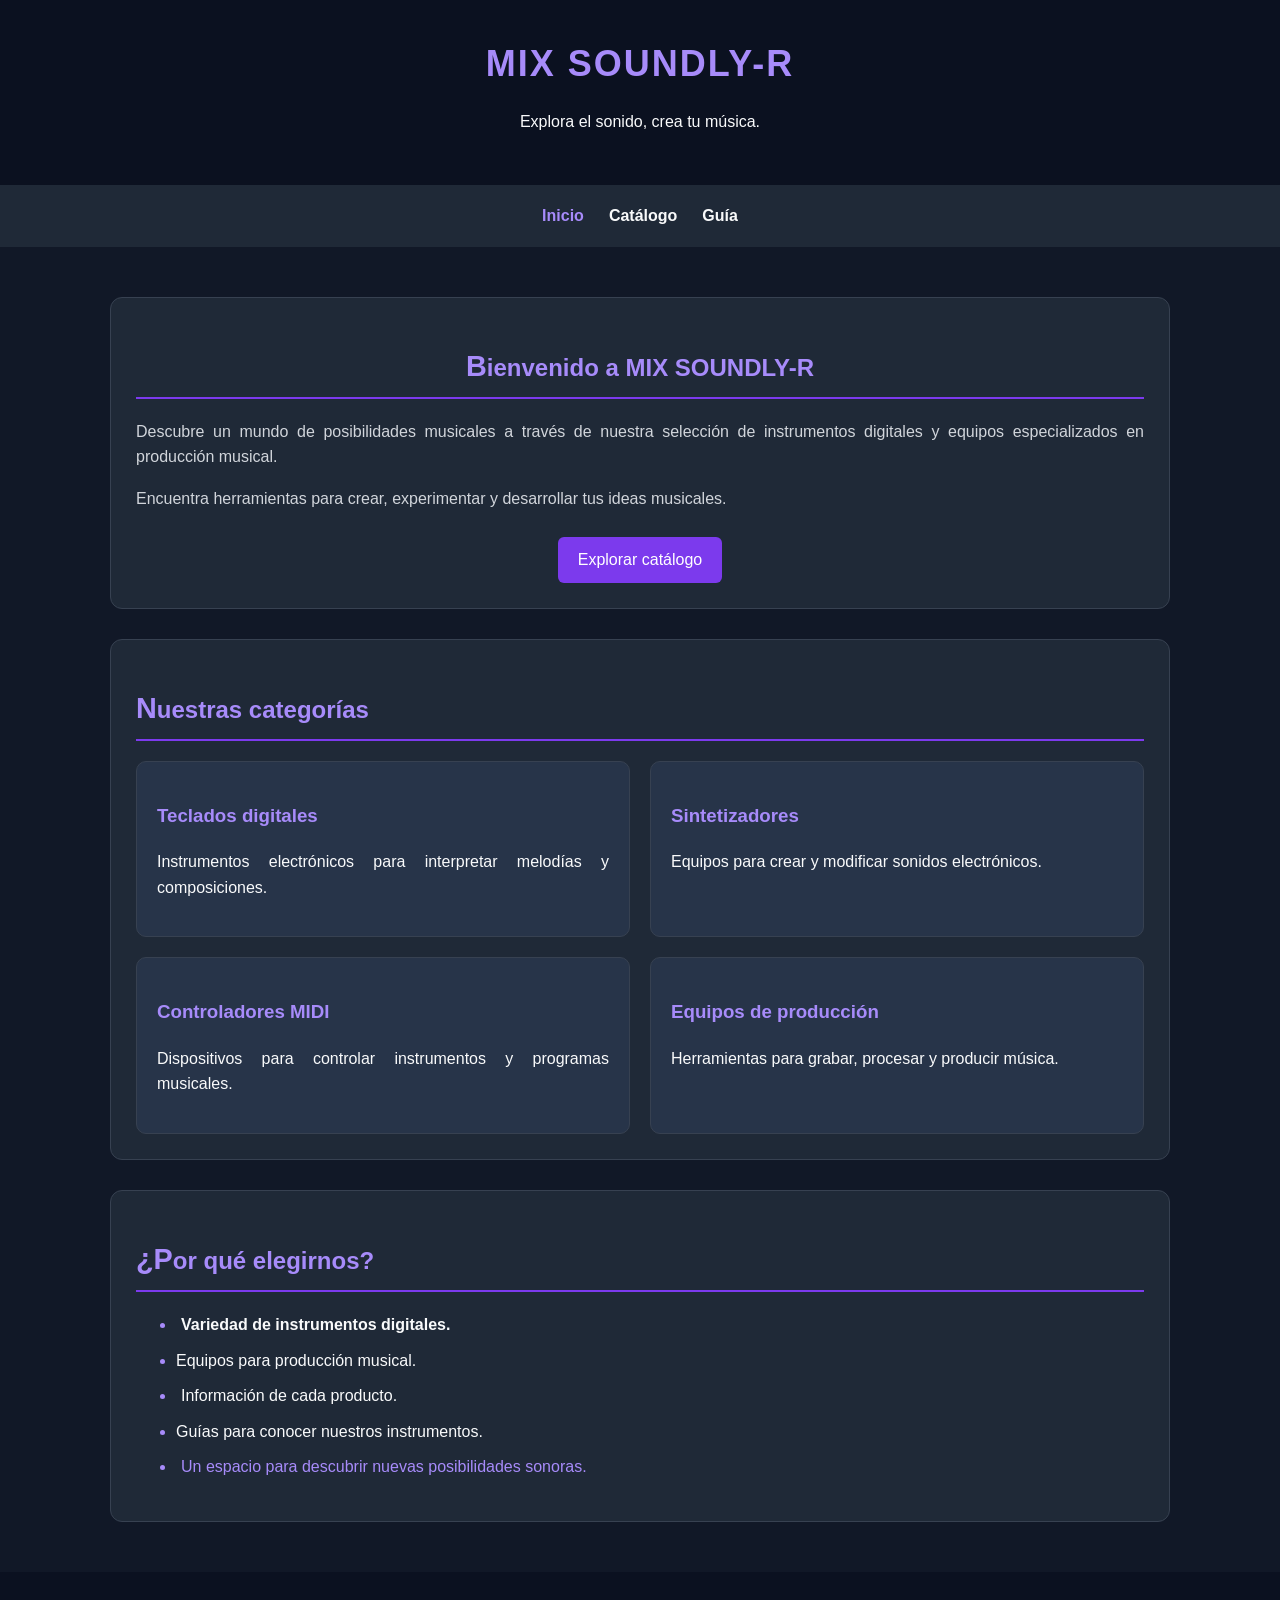
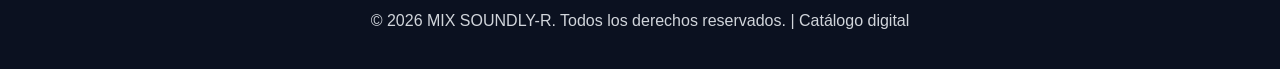
<file: index.html>
<!DOCTYPE html>
<html lang="es">
<head>
    <meta charset="UTF-8">
    <meta name="viewport" content="width=device-width, initial-scale=1.0">
    <meta name="description" content="MIX SOUNDLY-R, catálogo de instrumentos musicales digitales y equipos de producción musical.">
    <meta name="keywords" content="instrumentos digitales, sintetizadores, teclados, producción musical">
    <title>INICIO</title>

    <link rel="stylesheet" href="css/estilos.css">
</head>

<body>

    <header>
        <h1 style="text-transform: uppercase;">MIX SOUNDLY-R</h1>
        <p>Explora el sonido, crea tu música.</p>
    </header>

    <nav>
        <a href="index.html" class="activo">Inicio</a>
        <a href="catalogo.html">Catálogo</a>
        <a href="guia.html">Guía</a>
    </nav>

    <main>

        <section id="bienvenida">
            <h2>Bienvenido a MIX SOUNDLY-R</h2>

            <p>
                Descubre un mundo de posibilidades musicales a través de
                nuestra selección de instrumentos digitales y equipos
                especializados en producción musical.
            </p>

            <p>
                Encuentra herramientas para crear, experimentar y desarrollar
                tus ideas musicales.
            </p>

            <a href="catalogo.html" class="boton">Explorar catálogo</a>
        </section>

        <section id="categorias">
            <h2>Nuestras categorías</h2>

            <div class="contenedor">

                <article class="card">
                    <h3>Teclados digitales</h3>
                    <p>Instrumentos electrónicos para interpretar melodías y composiciones.</p>
                </article>

                <article class="card">
                    <h3>Sintetizadores</h3>
                    <p>Equipos para crear y modificar sonidos electrónicos.</p>
                </article>

                <article class="card">
                    <h3>Controladores MIDI</h3>
                    <p>Dispositivos para controlar instrumentos y programas musicales.</p>
                </article>

                <article class="card">
                    <h3>Equipos de producción</h3>
                    <p>Herramientas para grabar, procesar y producir música.</p>
                </article>

            </div>
        </section>

        <section id="ventajas">
            <h2>¿Por qué elegirnos?</h2>

            <ul class="lista">
                <li>Variedad de instrumentos digitales.</li>
                <li>Equipos para producción musical.</li>
                <li>Información de cada producto.</li>
                <li>Guías para conocer nuestros instrumentos.</li>
                <li>Un espacio para descubrir nuevas posibilidades sonoras.</li>
            </ul>
        </section>

    </main>

    <footer>
        <p>&copy; 2026 MIX SOUNDLY-R. Todos los derechos reservados.</p>
    </footer>

</body>
</html>
</file>
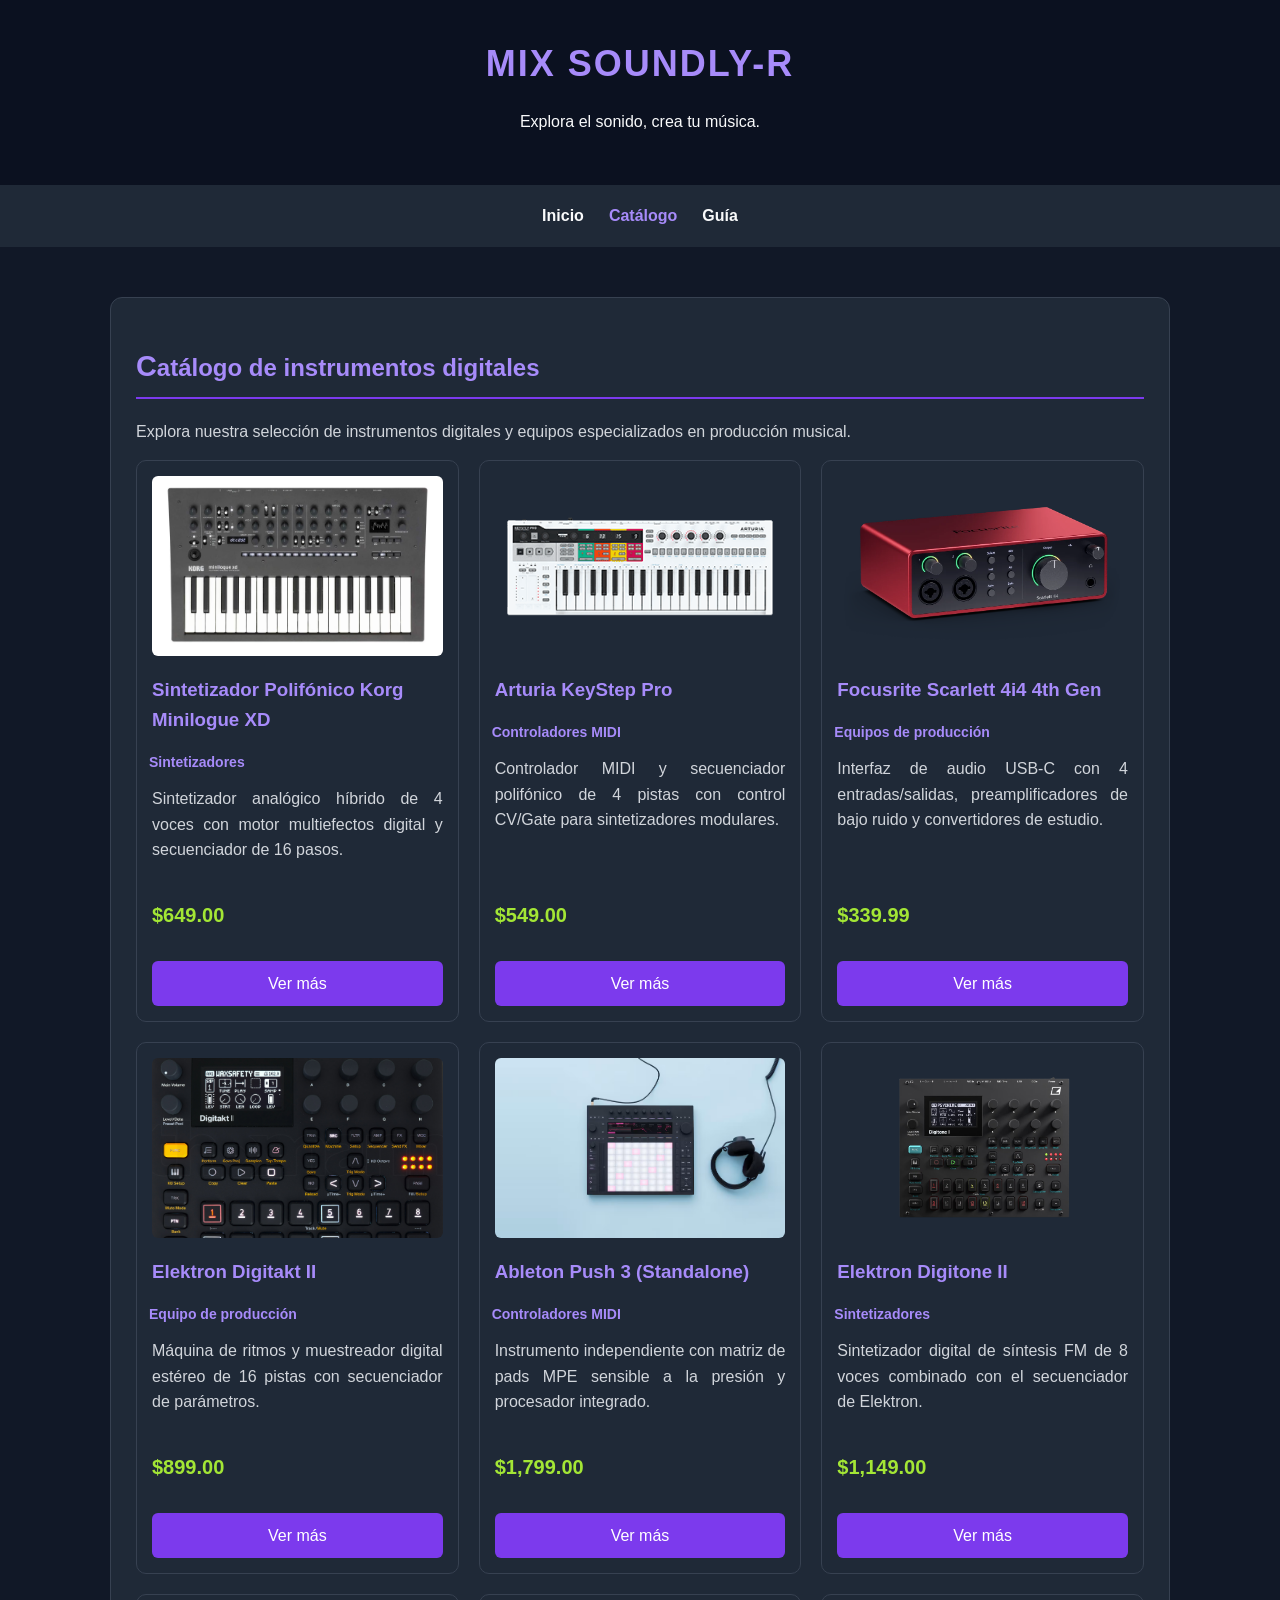
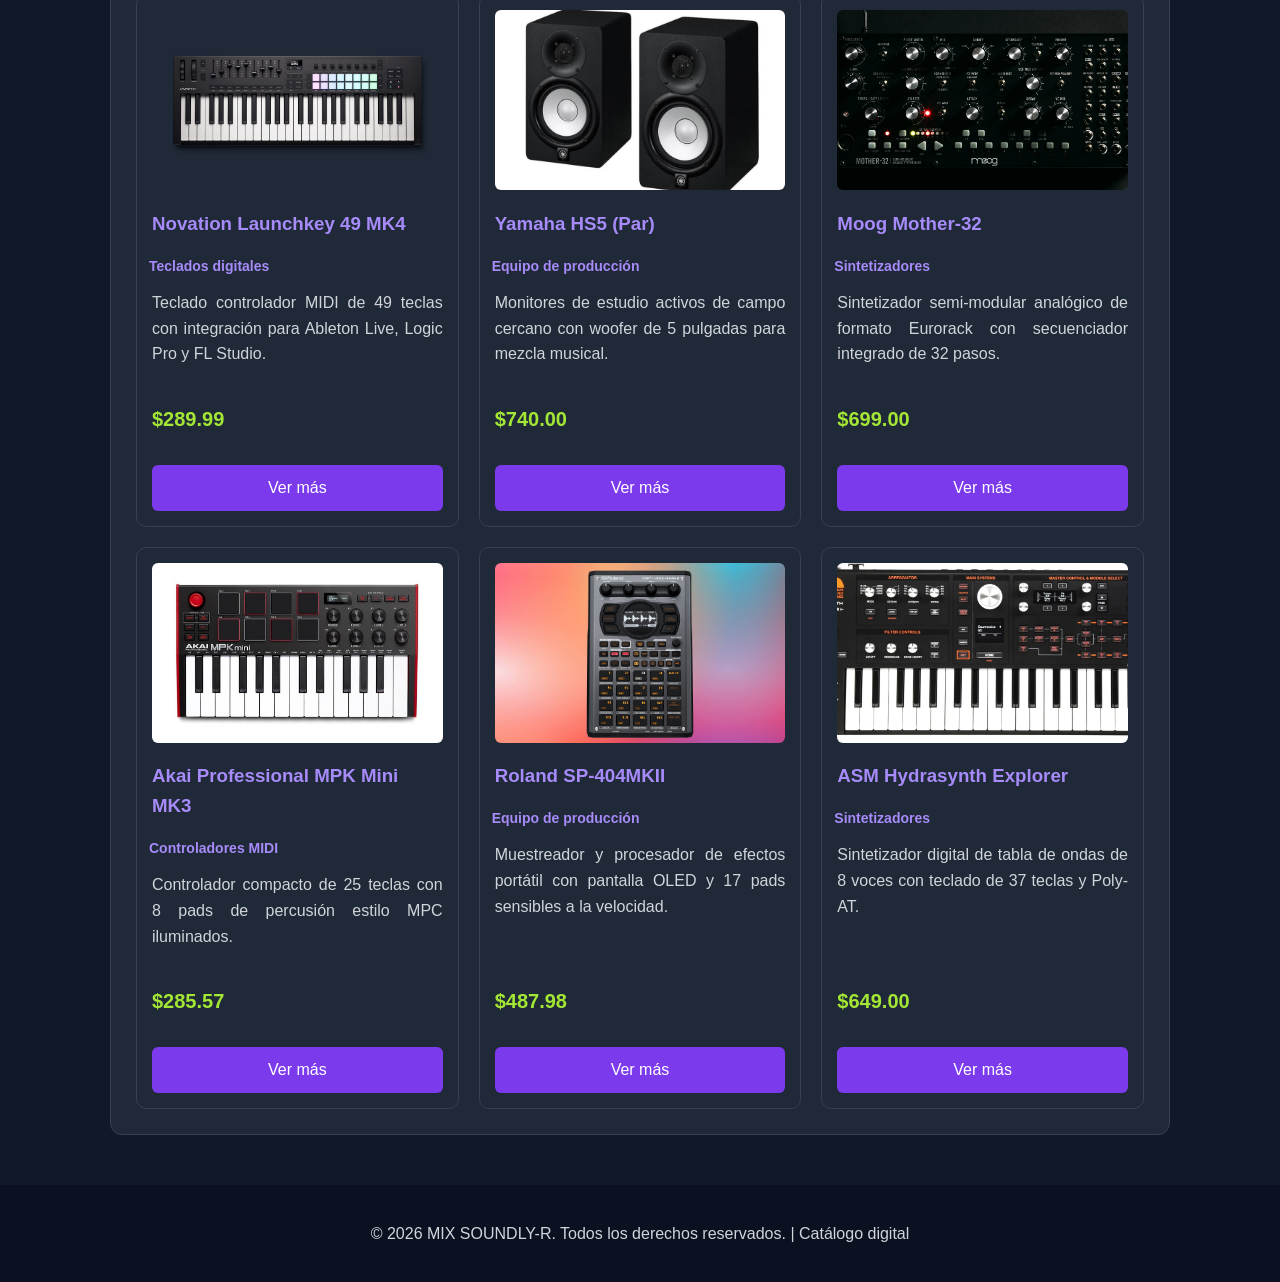
<file: catalogo.html>
<!DOCTYPE html>
<html lang="es">
<head>
    <meta charset="UTF-8">
    <meta name="viewport" content="width=device-width, initial-scale=1.0">
    <meta name="description" content="Catálogo de instrumentos digitales y equipos de producción musical MIX SOUNDLY-R.">
    <title>CATÁLOGO</title>

    <link rel="stylesheet" href="css/estilos.css">
</head>

<body>

    <header>
         <h1 style="text-transform: uppercase;">MIX SOUNDLY-R</h1>
        <p>Explora el sonido, crea tu música.</p>
    </header>

    <nav>
        <a href="index.html">Inicio</a>
        <a href="catalogo.html" class="activo">Catálogo</a>
        <a href="guia.html">Guía</a>
    </nav>

    <main>

        <section>
            <h2>Catálogo de instrumentos digitales</h2>
            <p>
                Explora nuestra selección de instrumentos digitales y equipos
                especializados en producción musical.
            </p>

            <div class="contenedor-tarjetas">

                <article class="producto">
                    <img src="img/productos/Sintetizador-Polifónico-Korg-Minilogue-XD.avif" alt="Sintetizador Korg Minilogue XD">
                    <h3>Sintetizador Polifónico Korg Minilogue XD</h3>
                    <p class="categoria">Sintetizadores</p>
                    <p class="descripcion">Sintetizador analógico híbrido de 4 voces con motor multiefectos digital y secuenciador de 16 pasos.</p>
                    <p class="precio">$649.00</p>
                    <a href="https://www.korg.com/es/products/synthesizers/minilogue_xd/specifications.php" target="_blank" class="boton">Ver más</a>
                </article>

                <article class="producto">
                    <img src="img/productos/Arturia-KeyStep-Pro.png" alt="Controlador Arturia KeyStep Pro">
                    <h3>Arturia KeyStep Pro</h3>
                    <p class="categoria">Controladores MIDI</p>
                    <p class="descripcion">Controlador MIDI y secuenciador polifónico de 4 pistas con control CV/Gate para sintetizadores modulares.</p>
                    <p class="precio">$549.00</p>
                    <a href="https://www.arturia.com/store/es/midi-controllers-sequencers/keystep-pro?color=0" target="_blank" class="boton">Ver más</a>
                </article>

                <article class="producto">
                    <img src="img/productos/focusrite-scarlett-4i4__01921.webp" alt="Interfaz de audio Focusrite Scarlett 4i4">
                    <h3>Focusrite Scarlett 4i4 4th Gen</h3>
                    <p class="categoria">Equipos de producción</p>
                    <p class="descripcion">Interfaz de audio USB-C con 4 entradas/salidas, preamplificadores de bajo ruido y convertidores de estudio.</p>
                    <p class="precio">$339.99</p>
                    <a href="https://focusrite.com/products/scarlett-4i4" target="_blank" class="boton">Ver más</a>
                </article>

                <article class="producto">
                    <img src="img/productos/Elektron-Digitakt-II.png" alt="Máquina de ritmos Elektron Digitakt II">
                    <h3>Elektron Digitakt II</h3>
                    <p class="categoria">Equipo de producción</p>
                    <p class="descripcion">Máquina de ritmos y muestreador digital estéreo de 16 pistas con secuenciador de parámetros.</p>
                    <p class="precio">$899.00</p>
                    <a href="https://www.elektron.se/explore/digitakt-ii" target="_blank" class="boton">Ver más</a>
                </article>

                <article class="producto">
                    <img src="img/productos/Ableton-Push-3-(Standalone).avif" alt="Controlador Ableton Push 3">
                    <h3>Ableton Push 3 (Standalone)</h3>
                    <p class="categoria">Controladores MIDI</p>
                    <p class="descripcion">Instrumento independiente con matriz de pads MPE sensible a la presión y procesador integrado.</p>
                    <p class="precio">$1,799.00</p>
                    <a href="https://www.ableton.com/en/shop/push/?hardware_variant=standalone&live_edition=intro-12&license_type=new&edu=False" target="_blank" class="boton">Ver más</a>
                </article>

                <article class="producto">
                    <img src="img/productos/Elektron-Digitone-II.avif" alt="Sintetizador Elektron Digitone">
                    <h3>Elektron Digitone II</h3>
                    <p class="categoria">Sintetizadores</p>
                    <p class="descripcion">Sintetizador digital de síntesis FM de 8 voces combinado con el secuenciador de Elektron.</p>
                    <p class="precio">$1,149.00</p>
                    <a href="https://www.elektron.se/explore/digitone-ii" target="_blank" class="boton">Ver más</a>
                </article>

                <article class="producto">
                    <img src="img/productos/Novation-Launchkey-49-MK4.webp" alt="Teclado MIDI Novation Launchkey 49 MK4">
                    <h3>Novation Launchkey 49 MK4</h3>
                    <p class="categoria">Teclados digitales</p>
                    <p class="descripcion">Teclado controlador MIDI de 49 teclas con integración para Ableton Live, Logic Pro y FL Studio.</p>
                    <p class="precio">$289.99</p>
                    <a href="https://novationmusic.com/products/launchkey-49" target="_blank" class="boton">Ver más</a>
                </article>

                <article class="producto">
                    <img src="img/productos/Yamaha-HS5-(Par).jpg" alt="Monitores de estudio Yamaha HS5">
                    <h3>Yamaha HS5 (Par)</h3>
                    <p class="categoria">Equipo de producción</p>
                    <p class="descripcion">Monitores de estudio activos de campo cercano con woofer de 5 pulgadas para mezcla musical.</p>
                    <p class="precio">$740.00</p>
                    <a href="https://sonikaecuador.com/monitores/1371-monitores-5-yamaha-hs5-el-par.html" target="_blank" class="boton">Ver más</a>
                </article>

                <article class="producto">
                    <img src="img/productos/Moog-Mother-32.png" alt="Sintetizador Moog Mother-32">
                    <h3>Moog Mother-32</h3>
                    <p class="categoria">Sintetizadores</p>
                    <p class="descripcion">Sintetizador semi-modular analógico de formato Eurorack con secuenciador integrado de 32 pasos.</p>
                    <p class="precio">$699.00</p>
                    <a href="https://www.moogmusic.com/synthesizers/mother-32/" target="_blank" class="boton">Ver más</a>
                </article>

                <article class="producto">
                    <img src="img/productos/Akai-Professional-MPK-Mini-MK3.jpeg" alt="Controlador MIDI Akai MPK Mini MK3">
                    <h3>Akai Professional MPK Mini MK3</h3>
                    <p class="categoria">Controladores MIDI</p>
                    <p class="descripcion">Controlador compacto de 25 teclas con 8 pads de percusión estilo MPC iluminados.</p>
                    <p class="precio">$285.57</p>
                    <a href="https://www.akaipro.com/mpk-mini-mk3/" target="_blank" class="boton">Ver más</a>
                </article>

                <article class="producto">
                    <img src="img/productos/Roland-SP-404MKI.jpg" alt="Sampler Roland SP-404MKII">
                    <h3>Roland SP-404MKII</h3>
                    <p class="categoria">Equipo de producción</p>
                    <p class="descripcion">Muestreador y procesador de efectos portátil con pantalla OLED y 17 pads sensibles a la velocidad.</p>
                    <p class="precio">$487.98</p>
                    <a href="https://www.roland.com/global/products/sp-404mk2/" target="_blank" class="boton">Ver más</a>
                </article>

                <article class="producto">
                    <img src="img/productos/ASM-Hydrasynth-Explorer.webp" alt="Sintetizador ASM Hydrasynth Explorer">
                    <h3>ASM Hydrasynth Explorer</h3>
                    <p class="categoria">Sintetizadores</p>
                    <p class="descripcion">Sintetizador digital de tabla de ondas de 8 voces con teclado de 37 teclas y Poly-AT.</p>
                    <p class="precio">$649.00</p>
                    <a href="https://www.ashunsoundmachines.com/hydrasynth-explorer" target="_blank" class="boton">Ver más</a>
                </article>

            </div>
        </section>

    </main>

    <footer>
        <p>&copy; 2026 MIX SOUNDLY-R. Todos los derechos reservados.</p>
    </footer>

</body>
</html>
</file>
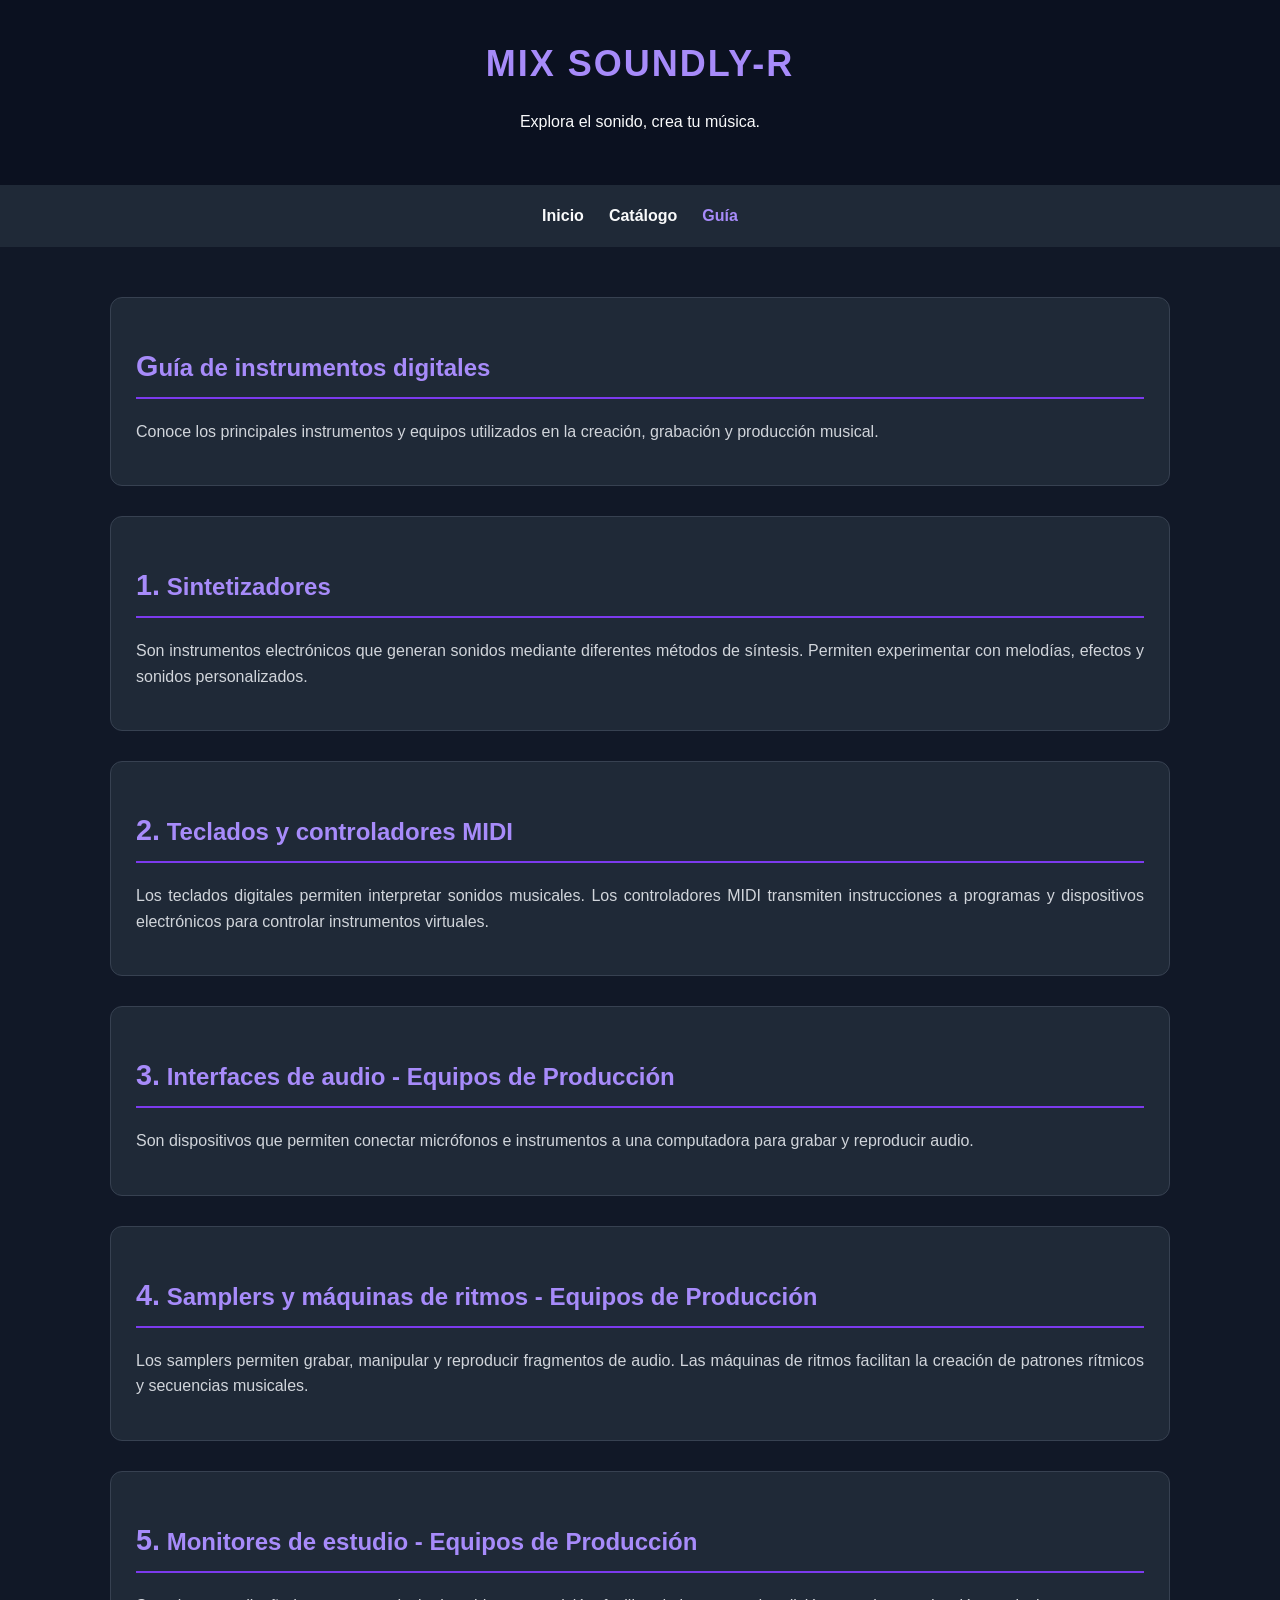
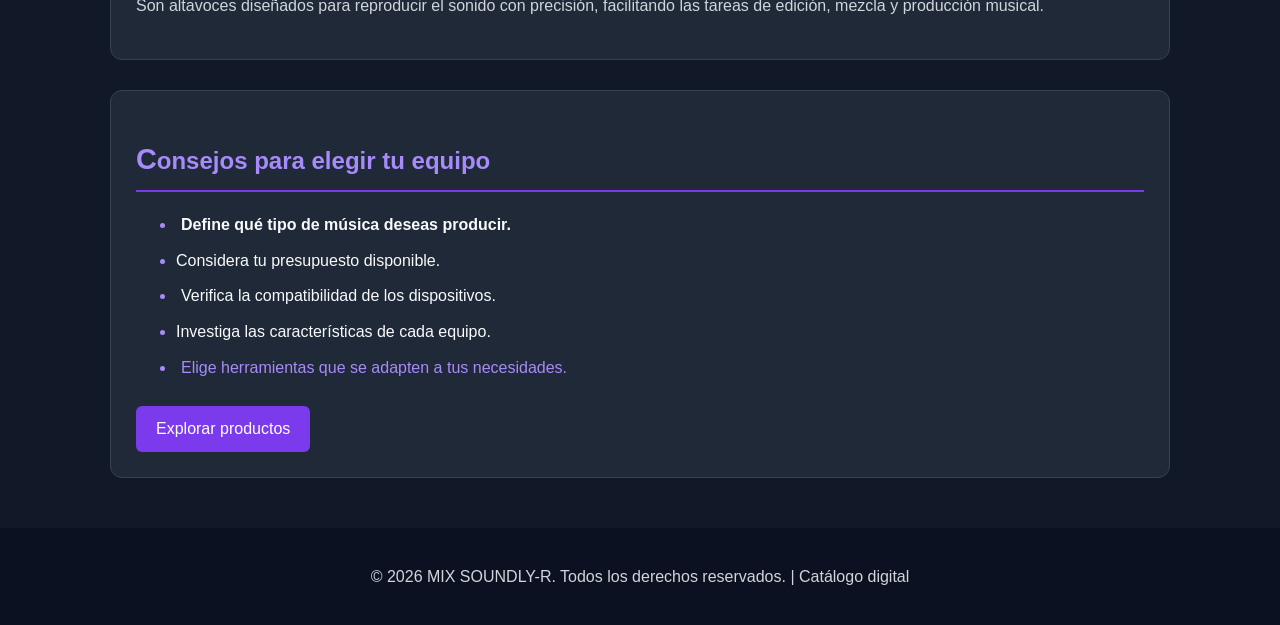
<file: guia.html>
<!DOCTYPE html>
<html lang="es">
<head>
    <meta charset="UTF-8">
    <meta name="viewport" content="width=device-width, initial-scale=1.0">
    <meta name="description" content="Guía básica de instrumentos digitales y producción musical.">
    <title>GUÍA</title>

    <link rel="stylesheet" href="css/estilos.css">
    <style>
        blockquote {
            border-left: 4px solid #7C3AED;
            padding: 12px;
            color: #D1D5DB;
        }
</style>
</head>

<body>

    <header>
         <h1 style="text-transform: uppercase;">MIX SOUNDLY-R</h1>
        <p>Explora el sonido, crea tu música.</p>
    </header>

    <nav>
        <a href="index.html">Inicio</a>
        <a href="catalogo.html">Catálogo</a>
        <a href="guia.html" class="activo">Guía</a>
    </nav>

    <main>

        <section>
            <h2>Guía de instrumentos digitales</h2>
            <p>
                Conoce los principales instrumentos y equipos utilizados
                en la creación, grabación y producción musical.
            </p>
        </section>

        <section>
            <h2>1. Sintetizadores</h2>
            <p>
                Son instrumentos electrónicos que generan sonidos mediante
                diferentes métodos de síntesis. Permiten experimentar con
                melodías, efectos y sonidos personalizados.
            </p>
        </section>

        <section>
            <h2>2. Teclados y controladores MIDI</h2>
            <p>
                Los teclados digitales permiten interpretar sonidos musicales.
                Los controladores MIDI transmiten instrucciones a programas
                y dispositivos electrónicos para controlar instrumentos virtuales.
            </p>
        </section>

        <section>
            <h2>3. Interfaces de audio - Equipos de Producción</h2>
            <p>
                Son dispositivos que permiten conectar micrófonos e instrumentos
                a una computadora para grabar y reproducir audio.
            </p>
        </section>

        <section>
            <h2>4. Samplers y máquinas de ritmos - Equipos de Producción</h2>
            <p>
                Los samplers permiten grabar, manipular y reproducir fragmentos
                de audio. Las máquinas de ritmos facilitan la creación de
                patrones rítmicos y secuencias musicales.
            </p>
        </section>

        <section>
            <h2>5. Monitores de estudio - Equipos de Producción</h2>
            <p>
                Son altavoces diseñados para reproducir el sonido con precisión,
                facilitando las tareas de edición, mezcla y producción musical.
            </p>
        </section>

        <section>
            <h2>Consejos para elegir tu equipo</h2>

            <ul class="lista">
                <li>Define qué tipo de música deseas producir.</li>
                <li>Considera tu presupuesto disponible.</li>
                <li>Verifica la compatibilidad de los dispositivos.</li>
                <li>Investiga las características de cada equipo.</li>
                <li>Elige herramientas que se adapten a tus necesidades.</li>
            </ul>

            <a href="catalogo.html" class="boton">Explorar productos</a>
        </section>

    </main>

    <footer>
        <p>&copy; 2026 MIX SOUNDLY-R. Todos los derechos reservados.</p>
    </footer>

</body>
</html>
</file>
<file: css/estilos.css>
/* VARIABLES PRINCIPALES */
:root {
    --color-fondo: #111827;
    --color-principal: #7C3AED;
    --color-secundario: #A78BFA;
    --color-texto: #F9FAFB;
    --color-tarjeta: #1F2937;
    --color-borde: #374151;
}

/* CONFIGURACIÓN GENERAL */
* {
    box-sizing: border-box;
}

body {
    margin: 0;
    font-family: Arial, sans-serif;
    background-color: var(--color-fondo);
    color: var(--color-texto);
    line-height: 1.6;
}

/* ENCABEZADO */
header {
    text-align: center;
    padding: 35px 20px;
    background-color: #0B1120;
}

header h1 {
    margin: 0;
    font-size: 36px;
    color: var(--color-secundario);
    letter-spacing: 2px;
}

/* MENÚ */
nav {
    display: flex;
    justify-content: center;
    flex-wrap: wrap;
    gap: 25px;
    padding: 18px;
    background-color: var(--color-tarjeta);
}

nav a {
    color: var(--color-texto);
    text-decoration: none;
    font-weight: bold;
}

nav a:hover {
    color: var(--color-secundario);
}

nav a.activo {
    color: var(--color-secundario);
}

/* CONTENIDO PRINCIPAL */
main {
    max-width: 1100px;
    margin: auto;
    padding: 20px;
}

section {
    margin-block: 30px;
    padding: 25px;
    background-color: var(--color-tarjeta);
    border: 1px solid var(--color-borde);
    border-radius: 12px;
}

h2 {
    color: var(--color-secundario);
}

/* BOTONES */
.boton {
    display: inline-block;
    padding: 10px 20px;
    margin-top: 10px;
    background-color: var(--color-principal);
    color: white;
    text-decoration: none;
    border-radius: 6px;
}

.boton:hover {
    background-color: var(--color-secundario);
    color: #111827;
}

/* CATEGORÍAS */
.contenedor {
    display: grid;
    grid-template-columns: 1fr 1fr;
    gap: 20px;
}

.card {
    padding: 20px;
    background-color: #273449;
    border: 1px solid var(--color-borde);
    border-radius: 10px;
}

.card h3 {
    color: var(--color-secundario);
}


/* LISTA */
.lista li {
    margin-bottom: 10px;
}

/* PIE DE PÁGINA */
footer {
    padding: 20px;
    text-align: center;
    background-color: #0B1120;
    color: #D1D5DB;
}

/* ADAPTACIÓN A MÓVILES */
@media (max-width: 600px) {
    header h1 {
        font-size: 27px;
    }

    .contenedor {
        grid-template-columns: 1fr;
    }

    main {
        padding: 10px;
    }
}



/* CATÁLOGO DE PRODUCTOS */
.contenedor-tarjetas {
    display: grid;
    grid-template-columns: 1fr 1fr 1fr;
    gap: 20px;
}

.producto {
    display: flex;
    flex-direction: column;
    justify-content: space-between;
    padding: 15px;
    background-color: var(--color-tarjeta);
    border: 1px solid var(--color-borde);
    border-radius: 10px;
}

.producto img {
    width: 100%;
    height: 180px;
    object-fit: cover;
    border-radius: 6px;
}

.producto h3 {
    color: var(--color-secundario);
}

.producto .descripcion {
    color: #D1D5DB;
    flex-grow: 1;
}

.producto .precio {
    color: #A3E635;
    font-size: 20px;
    font-weight: bold;
}

.producto a {
    text-align: center;
}

/* CATEGORÍA DEL PRODUCTO */
.producto .categoria {
    color: var(--color-secundario);
    font-size: 14px;
    font-weight: bold;
    margin: -3px;
    text-align: left;
}
/* TABLET */
@media (max-width: 900px) {
    .contenedor-tarjetas {
        grid-template-columns: 1fr 1fr;
    }
}

/* MÓVIL */
@media (max-width: 600px) {
    .contenedor-tarjetas {
        grid-template-columns: 1fr;
    }
}


/* SELECTORES DE CLASE, ID Y AGRUPACIÓN */
#bienvenida {
    text-align: center;
}

h1, h2, h3 {
    font-weight: bold;
}

/* SELECTORES COMBINADORES */
section p {
    text-align: justify;
}

section > h2 {
    border-bottom: 2px solid var(--color-principal);
    padding-bottom: 8px;
}

h2 ~ p {
    color: #D1D5DB;
}

section h2 + p {
    margin-top: 12px;
}

/* SELECTORES DE ATRIBUTOS */
a[target] {
    cursor: pointer;
}

.producto img[alt*="sintetizador"] {
    border: 2px solid var(--color-principal);
}

/* PSEUDOCLASES */
nav a:link {
    text-decoration: none;
}

nav a:visited {
    color: var(--color-secundario);
}

nav a:active {
    color: white;
}

.lista li:first-child {
    font-weight: bold;
}

.lista li:last-child {
    color: var(--color-secundario);
}

.lista li:nth-child(odd) {
    padding-left: 5px;
}

/* PSEUDOELEMENTOS */
h2::first-letter {
    font-size: 1.2em;
}

p::selection {
    background-color: var(--color-principal);
    color: white;
}

.lista li::marker {
    color: var(--color-secundario);
}

footer p::after {
    content: " | Catálogo digital";
}


/* IMÁGENES RESPONSIVAS */
img {
    max-width: 100%;
    height: auto;
}

/* EVITAR DESBORDAMIENTOS */
body {
    overflow-x: hidden;
}
</file>
